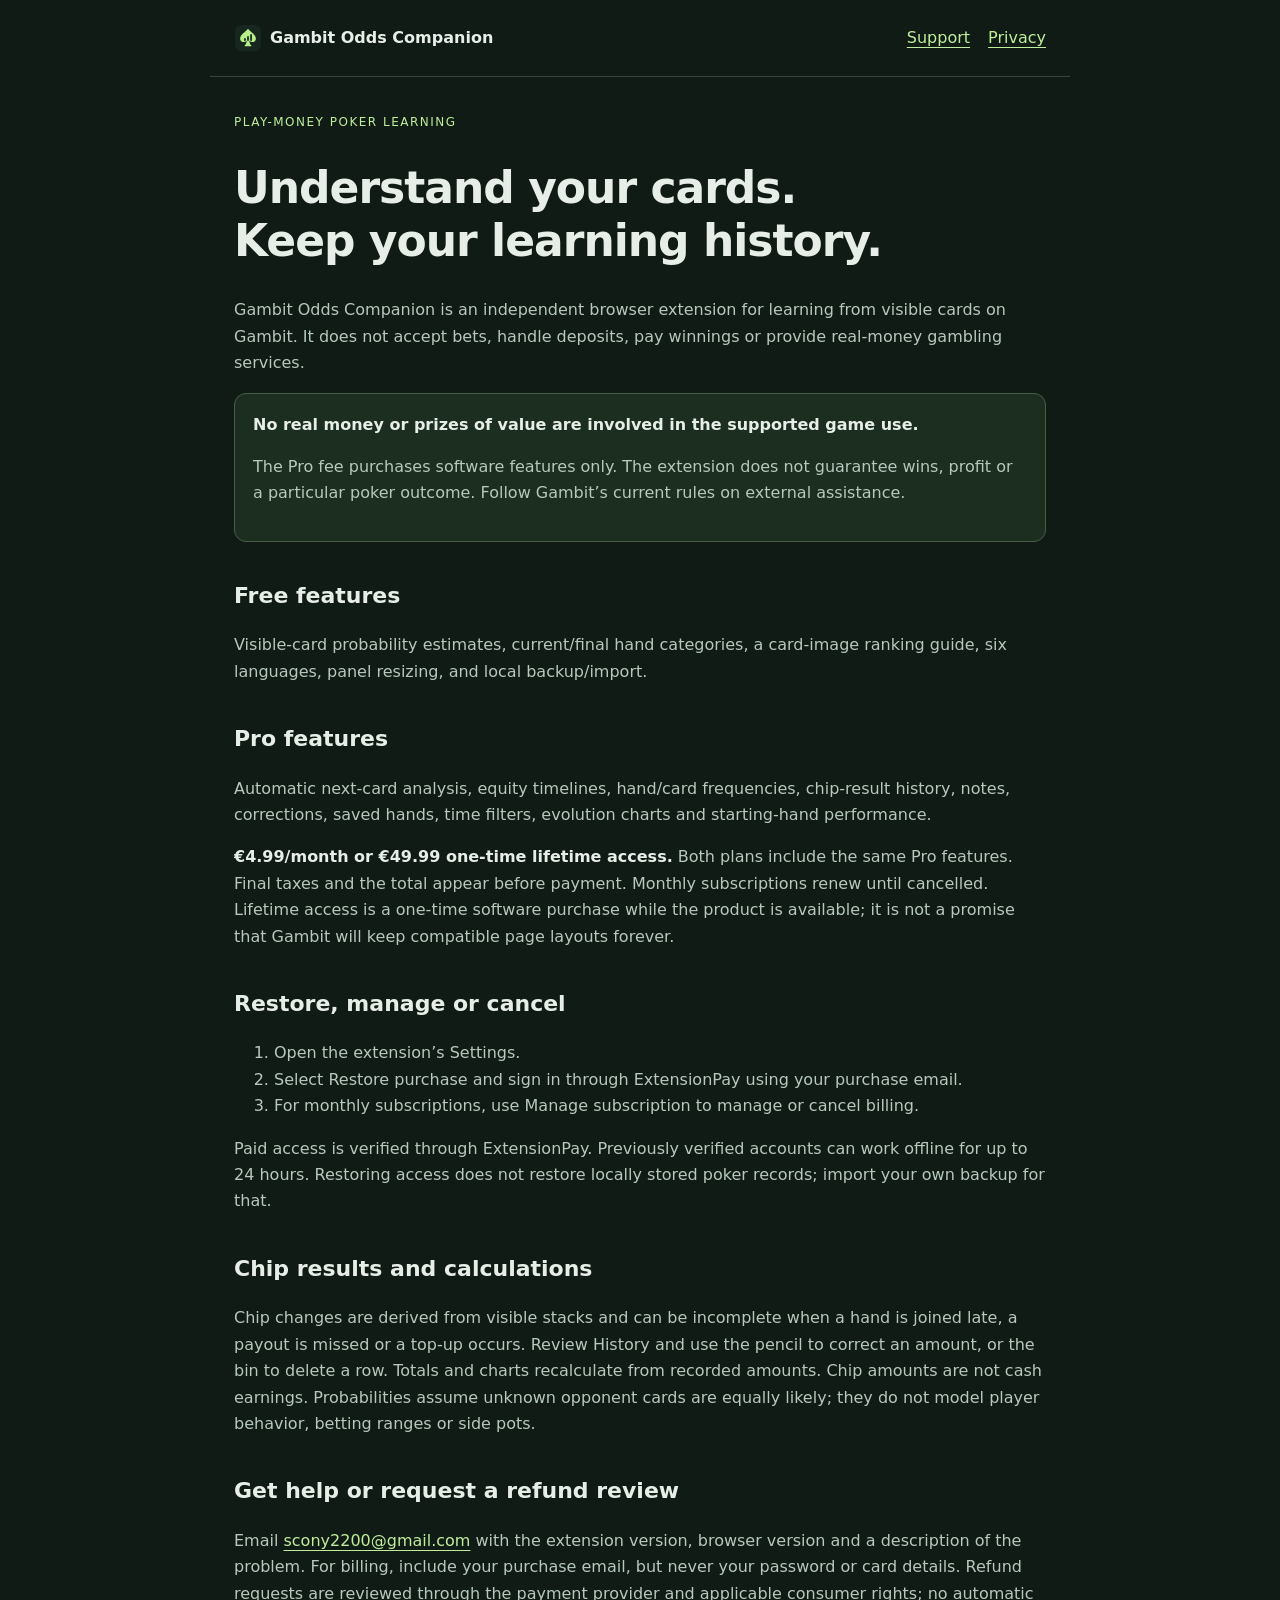
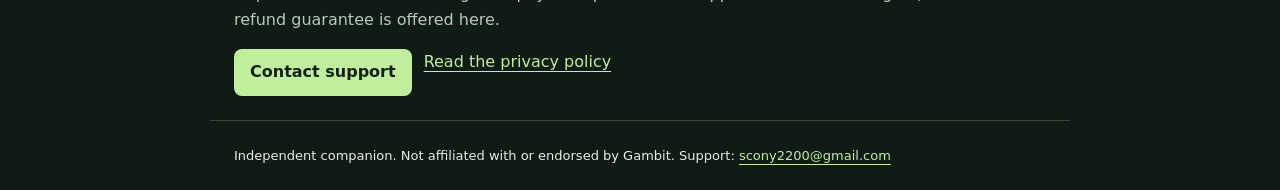
<file: index.html>
<!doctype html><html lang="en"><head><meta charset="utf-8"><meta name="viewport" content="width=device-width,initial-scale=1"><meta name="description" content="Privacy and support for Gambit Odds Companion, an independent play-money poker learning extension."><title>Support · Gambit Odds Companion</title><link rel="stylesheet" href="assets/legal.css"></head><body><header><strong><img src="assets/logo.svg" alt="" width="28" height="28">Gambit Odds Companion</strong><nav aria-label="Support navigation"><a href="index.html">Support</a><a href="privacy.html">Privacy</a></nav></header><main><p class="eyebrow">PLAY-MONEY POKER LEARNING</p><h1>Understand your cards.<br>Keep your learning history.</h1><p>Gambit Odds Companion is an independent browser extension for learning from visible cards on Gambit. It does not accept bets, handle deposits, pay winnings or provide real-money gambling services.</p><div class="notice"><strong>No real money or prizes of value are involved in the supported game use.</strong><p>The Pro fee purchases software features only. The extension does not guarantee wins, profit or a particular poker outcome. Follow Gambit’s current rules on external assistance.</p></div><h2>Free features</h2><p>Visible-card probability estimates, current/final hand categories, a card-image ranking guide, six languages, panel resizing, and local backup/import.</p><h2>Pro features</h2><p>Automatic next-card analysis, equity timelines, hand/card frequencies, chip-result history, notes, corrections, saved hands, time filters, evolution charts and starting-hand performance.</p><p><strong>€4.99/month or €49.99 one-time lifetime access.</strong> Both plans include the same Pro features. Final taxes and the total appear before payment. Monthly subscriptions renew until cancelled. Lifetime access is a one-time software purchase while the product is available; it is not a promise that Gambit will keep compatible page layouts forever.</p><h2>Restore, manage or cancel</h2><ol><li>Open the extension’s Settings.</li><li>Select Restore purchase and sign in through ExtensionPay using your purchase email.</li><li>For monthly subscriptions, use Manage subscription to manage or cancel billing.</li></ol><p>Paid access is verified through ExtensionPay. Previously verified accounts can work offline for up to 24 hours. Restoring access does not restore locally stored poker records; import your own backup for that.</p><h2>Chip results and calculations</h2><p>Chip changes are derived from visible stacks and can be incomplete when a hand is joined late, a payout is missed or a top-up occurs. Review History and use the pencil to correct an amount, or the bin to delete a row. Totals and charts recalculate from recorded amounts. Chip amounts are not cash earnings. Probabilities assume unknown opponent cards are equally likely; they do not model player behavior, betting ranges or side pots.</p><h2>Get help or request a refund review</h2><p>Email <a href="mailto:scony2200@gmail.com">scony2200@gmail.com</a> with the extension version, browser version and a description of the problem. For billing, include your purchase email, but never your password or card details. Refund requests are reviewed through the payment provider and applicable consumer rights; no automatic refund guarantee is offered here.</p><div class="actions"><a class="button" href="mailto:scony2200@gmail.com?subject=Gambit%20Odds%20Companion%20support">Contact support</a><a href="privacy.html">Read the privacy policy</a></div></main><footer>Independent companion. Not affiliated with or endorsed by Gambit. Support: <a href="mailto:scony2200@gmail.com">scony2200@gmail.com</a></footer></body></html>
</file>
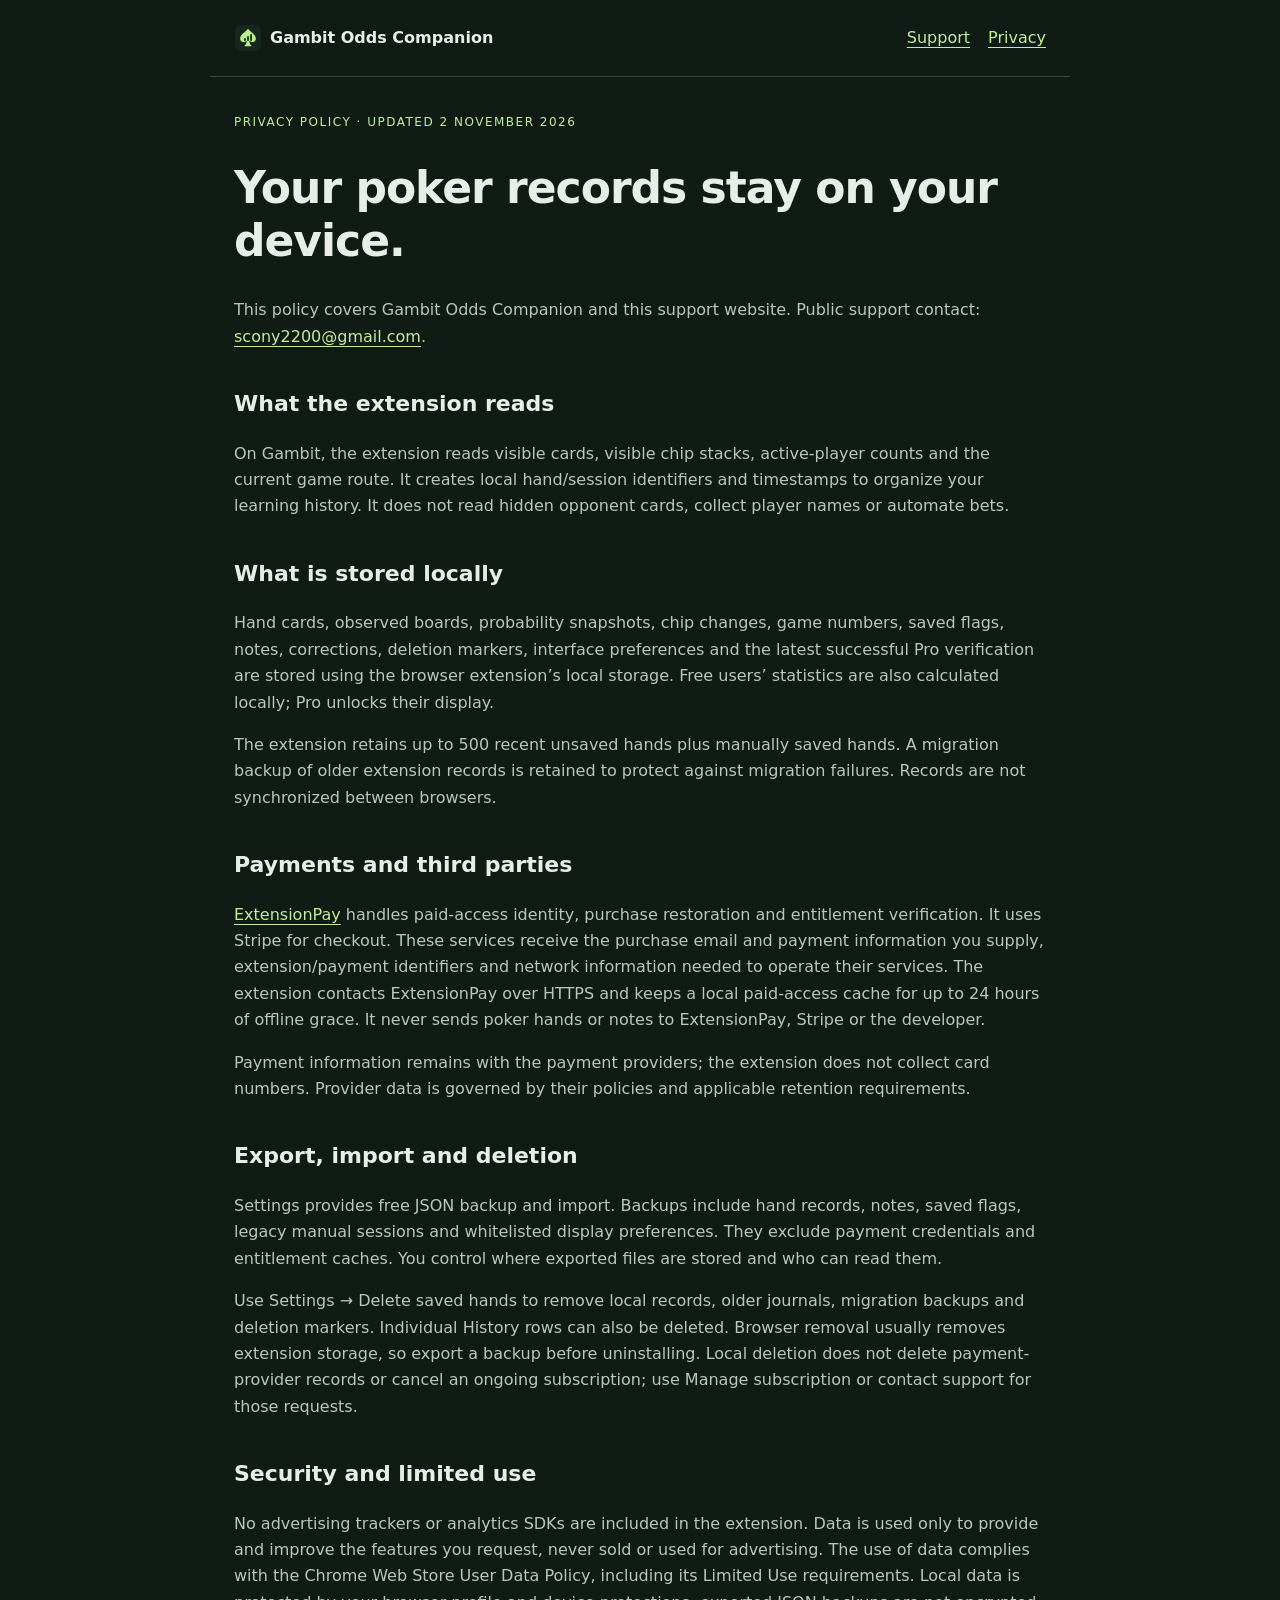
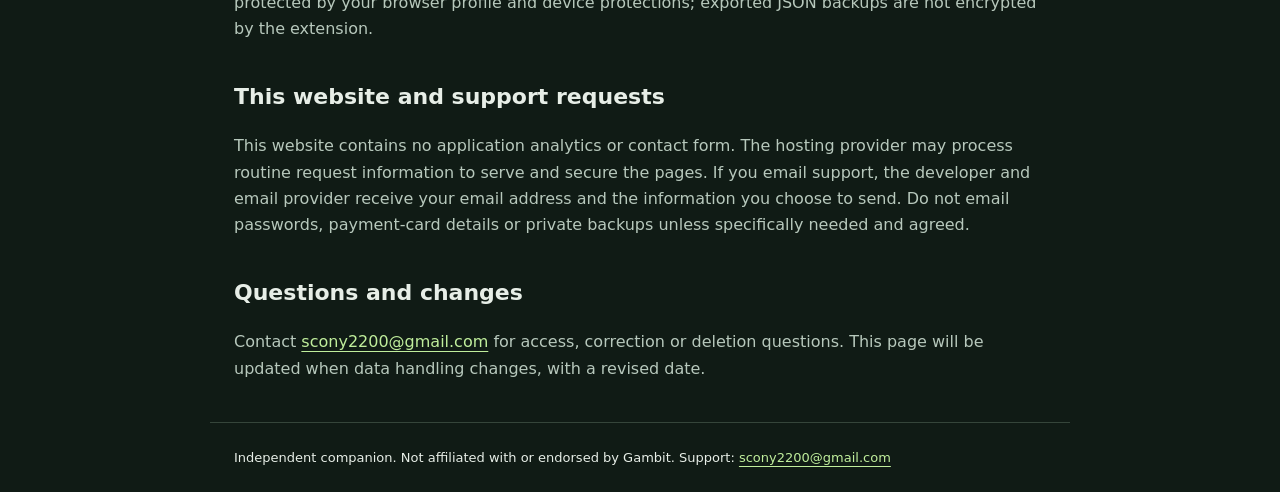
<file: privacy.html>
<!doctype html><html lang="en"><head><meta charset="utf-8"><meta name="viewport" content="width=device-width,initial-scale=1"><meta name="description" content="Privacy and support for Gambit Odds Companion, an independent play-money poker learning extension."><title>Privacy policy · Gambit Odds Companion</title><link rel="stylesheet" href="assets/legal.css"></head><body><header><strong><img src="assets/logo.svg" alt="" width="28" height="28">Gambit Odds Companion</strong><nav aria-label="Support navigation"><a href="index.html">Support</a><a href="privacy.html">Privacy</a></nav></header><main><p class="eyebrow">PRIVACY POLICY · UPDATED 2 NOVEMBER 2026</p><h1>Your poker records stay on your device.</h1><p>This policy covers Gambit Odds Companion and this support website. Public support contact: <a href="mailto:scony2200@gmail.com">scony2200@gmail.com</a>.</p><h2>What the extension reads</h2><p>On Gambit, the extension reads visible cards, visible chip stacks, active-player counts and the current game route. It creates local hand/session identifiers and timestamps to organize your learning history. It does not read hidden opponent cards, collect player names or automate bets.</p><h2>What is stored locally</h2><p>Hand cards, observed boards, probability snapshots, chip changes, game numbers, saved flags, notes, corrections, deletion markers, interface preferences and the latest successful Pro verification are stored using the browser extension’s local storage. Free users’ statistics are also calculated locally; Pro unlocks their display.</p><p>The extension retains up to 500 recent unsaved hands plus manually saved hands. A migration backup of older extension records is retained to protect against migration failures. Records are not synchronized between browsers.</p><h2>Payments and third parties</h2><p><a href="https://extensionpay.com/">ExtensionPay</a> handles paid-access identity, purchase restoration and entitlement verification. It uses Stripe for checkout. These services receive the purchase email and payment information you supply, extension/payment identifiers and network information needed to operate their services. The extension contacts ExtensionPay over HTTPS and keeps a local paid-access cache for up to 24 hours of offline grace. It never sends poker hands or notes to ExtensionPay, Stripe or the developer.</p><p>Payment information remains with the payment providers; the extension does not collect card numbers. Provider data is governed by their policies and applicable retention requirements.</p><h2>Export, import and deletion</h2><p>Settings provides free JSON backup and import. Backups include hand records, notes, saved flags, legacy manual sessions and whitelisted display preferences. They exclude payment credentials and entitlement caches. You control where exported files are stored and who can read them.</p><p>Use Settings → Delete saved hands to remove local records, older journals, migration backups and deletion markers. Individual History rows can also be deleted. Browser removal usually removes extension storage, so export a backup before uninstalling. Local deletion does not delete payment-provider records or cancel an ongoing subscription; use Manage subscription or contact support for those requests.</p><h2>Security and limited use</h2><p>No advertising trackers or analytics SDKs are included in the extension. Data is used only to provide and improve the features you request, never sold or used for advertising. The use of data complies with the Chrome Web Store User Data Policy, including its Limited Use requirements. Local data is protected by your browser profile and device protections; exported JSON backups are not encrypted by the extension.</p><h2>This website and support requests</h2><p>This website contains no application analytics or contact form. The hosting provider may process routine request information to serve and secure the pages. If you email support, the developer and email provider receive your email address and the information you choose to send. Do not email passwords, payment-card details or private backups unless specifically needed and agreed.</p><h2>Questions and changes</h2><p>Contact <a href="mailto:scony2200@gmail.com">scony2200@gmail.com</a> for access, correction or deletion questions. This page will be updated when data handling changes, with a revised date.</p></main><footer>Independent companion. Not affiliated with or endorsed by Gambit. Support: <a href="mailto:scony2200@gmail.com">scony2200@gmail.com</a></footer></body></html>
</file>
<file: assets/legal.css>
:root{font:16px/1.65 system-ui,sans-serif;color:#e7eee7;background:#101b15}*{box-sizing:border-box}body{margin:0}header,main,footer{max-width:860px;margin:auto;padding:24px}header{display:flex;align-items:center;justify-content:space-between;border-bottom:1px solid #35453a}a{color:#c0ee9c;text-underline-offset:4px}nav{display:flex;gap:18px;flex-wrap:wrap}h1{font-size:clamp(30px,5vw,44px);line-height:1.2;letter-spacing:-1px}h2{font-size:22px;margin-top:36px}p,li{color:#b7c8bc}strong{color:#e7eee7}.eyebrow{font-size:12px;letter-spacing:1.5px;color:#c0ee9c}.notice{padding:18px;border:1px solid #485f46;border-radius:12px;background:#1c2e20}.actions{display:flex;gap:12px;flex-wrap:wrap}.button{display:inline-block;padding:10px 16px;border-radius:8px;background:#c0ee9c;color:#142016;text-decoration:none;font-weight:650}footer{border-top:1px solid #35453a;font-size:13px}img{vertical-align:middle;margin-right:8px}@media(max-width:520px){header{align-items:flex-start;gap:14px;flex-direction:column}}
</file>
